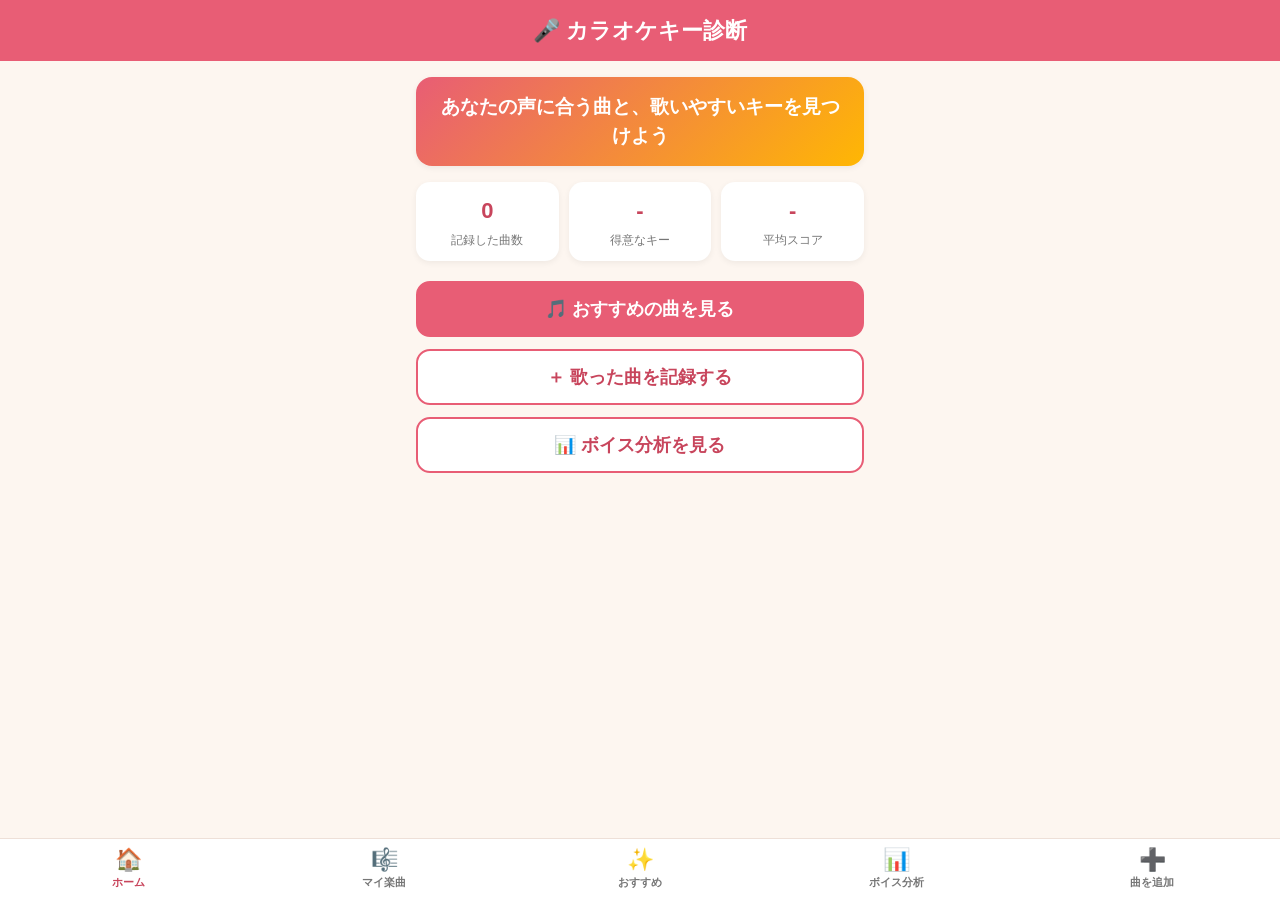
<file: index.html>
<!DOCTYPE html>
<html lang="ja">
<head>
<meta charset="UTF-8">
<meta name="viewport" content="width=device-width, initial-scale=1.0, maximum-scale=1.0">
<title>カラオケキー診断</title>
<link rel="stylesheet" href="css/style.css">
</head>
<body>

<header class="app-header">
  <h1>🎤 カラオケキー診断</h1>
</header>

<main id="view-root" class="view-root">

  <!-- ホーム -->
  <section id="view-home" class="view">
    <div class="card welcome-card">
      <p class="welcome-text">あなたの声に合う曲と、歌いやすいキーを見つけよう</p>
    </div>

    <div class="stat-grid">
      <div class="stat-box">
        <div class="stat-value" id="home-count">0</div>
        <div class="stat-label">記録した曲数</div>
      </div>
      <div class="stat-box">
        <div class="stat-value" id="home-key">-</div>
        <div class="stat-label">得意なキー</div>
      </div>
      <div class="stat-box">
        <div class="stat-value" id="home-score">-</div>
        <div class="stat-label">平均スコア</div>
      </div>
    </div>

    <div class="home-actions">
      <button class="big-btn primary" data-nav="recommend">🎵 おすすめの曲を見る</button>
      <button class="big-btn" data-nav="mysongs">＋ 歌った曲を記録する</button>
      <button class="big-btn" data-nav="profile">📊 ボイス分析を見る</button>
    </div>
  </section>

  <!-- マイ楽曲 -->
  <section id="view-mysongs" class="view hidden">
    <button id="open-add-history" class="big-btn primary sticky-add-btn">＋ 歌った曲を記録する</button>
    <div id="history-list" class="song-list"></div>
    <p id="history-empty" class="empty-msg hidden">まだ記録がありません。歌った曲を記録してみましょう！</p>
  </section>

  <!-- おすすめ -->
  <section id="view-recommend" class="view hidden">
    <input type="search" id="recommend-search" class="search-input" placeholder="🔍 曲名・アーティストで検索">
    <div class="filter-bar" id="filter-bar">
      <button class="filter-chip" data-filter="gender:male">男性曲</button>
      <button class="filter-chip" data-filter="gender:female">女性曲</button>
      <button class="filter-chip" data-filter="genre:ballad">バラード</button>
      <button class="filter-chip" data-filter="genre:rock">ロック</button>
      <button class="filter-chip" data-filter="genre:pop">ポップ</button>
      <button class="filter-chip" data-filter="era:old">昔の曲</button>
      <button class="filter-chip" data-filter="era:recent">最近の曲</button>
      <button class="filter-chip" data-filter="difficulty:easy">簡単な曲</button>
    </div>
    <p id="recommend-loading" class="empty-msg">曲データベースを読み込み中…</p>
    <div id="recommend-list" class="song-list"></div>
    <p id="recommend-empty" class="empty-msg hidden">条件に合う曲が見つかりませんでした。</p>
  </section>

  <!-- ボイス分析 -->
  <section id="view-profile" class="view hidden">
    <div class="card mic-cta-card">
      <p class="mic-cta-title">🎤 マイクで声域を測定</p>
      <p class="mic-cta-desc">実際に歌ってみて、あなたの声からおすすめ曲を選びます。</p>
      <button id="open-mic-measure" class="big-btn primary">マイクで測定する</button>
    </div>
    <div id="profile-content"></div>
  </section>

  <!-- 楽曲を追加 -->
  <section id="view-addsong" class="view hidden">
    <h2 class="section-title">新しい曲をデータベースに追加</h2>
    <form id="add-song-form" class="form">
      <label>曲名
        <input type="text" id="song-title" required>
      </label>
      <label>アーティスト
        <input type="text" id="song-artist" required>
      </label>
      <label>歌手のタイプ
        <select id="song-gender">
          <option value="male">男性</option>
          <option value="female">女性</option>
          <option value="group">グループ</option>
        </select>
      </label>
      <label>ジャンル
        <select id="song-genre">
          <option value="pop">ポップ</option>
          <option value="ballad">バラード</option>
          <option value="rock">ロック</option>
        </select>
      </label>
      <label>時代
        <select id="song-era">
          <option value="recent">最近の曲</option>
          <option value="old">昔の曲</option>
        </select>
      </label>
      <label>最低音（例: A3）
        <input type="text" id="song-lowest-note" placeholder="A3" pattern="[A-Ga-g][#b]?-?\d+" required>
      </label>
      <label>最高音（例: D5）
        <input type="text" id="song-highest-note" placeholder="D5" pattern="[A-Ga-g][#b]?-?\d+" required>
      </label>
      <label>難易度
        <select id="song-difficulty">
          <option value="easy">易しい</option>
          <option value="medium">普通</option>
          <option value="hard">難しい</option>
        </select>
      </label>
      <label>原曲キー情報（任意）
        <input type="text" id="song-original-key" placeholder="例: Em、原曲より-2など">
      </label>
      <label>JOYSOUND配信状況（任意・未確認なら不明のまま）
        <select id="song-joysound">
          <option value="">不明</option>
          <option value="true">配信中</option>
          <option value="false">配信なし</option>
        </select>
      </label>
      <button type="submit" class="big-btn primary">この曲を追加する</button>
    </form>

    <h2 class="section-title">追加した曲</h2>
    <div id="custom-song-list" class="song-list"></div>
    <p id="custom-song-empty" class="empty-msg">まだ曲を追加していません。</p>
  </section>

</main>

<!-- 履歴追加モーダル -->
<div id="history-modal" class="modal hidden">
  <div class="modal-content">
    <h2 class="section-title">歌った曲を記録する</h2>
    <form id="add-history-form" class="form">
      <label>曲をデータベースから選ぶ（任意）
        <select id="history-song-select">
          <option value="">-- 選択しない（手入力） --</option>
        </select>
      </label>
      <label>曲名
        <input type="text" id="history-title" required>
      </label>
      <label>アーティスト
        <input type="text" id="history-artist" required>
      </label>
      <label>キー調整
        <select id="history-key"></select>
      </label>
      <label>カラオケスコア（任意）
        <input type="number" id="history-score" min="0" max="100" placeholder="例: 85">
      </label>
      <label>歌いやすさ（1〜5）
        <div class="ease-select" id="history-ease">
          <button type="button" data-val="1">1</button>
          <button type="button" data-val="2">2</button>
          <button type="button" data-val="3">3</button>
          <button type="button" data-val="4">4</button>
          <button type="button" data-val="5">5</button>
        </div>
      </label>
      <label>メモ（任意）
        <textarea id="history-notes" rows="2"></textarea>
      </label>
      <div class="modal-actions">
        <button type="button" id="cancel-history" class="big-btn">キャンセル</button>
        <button type="submit" class="big-btn primary">保存する</button>
      </div>
    </form>
  </div>
</div>

<!-- マイク測定モーダル -->
<div id="mic-modal" class="modal hidden">
  <div class="modal-content">
    <h2 class="section-title">🎤 声域測定</h2>

    <div id="mic-step-intro">
      <p>楽に出せる低い声から高い声まで、自由に「あー」と伸ばしたり鼻歌を歌ったりしてください。20秒ほど続けると精度が上がります。</p>
      <p id="mic-error" class="mic-error hidden"></p>
      <div class="modal-actions">
        <button type="button" id="mic-cancel-btn" class="big-btn">閉じる</button>
        <button type="button" id="mic-start-btn" class="big-btn primary">測定を始める</button>
      </div>
    </div>

    <div id="mic-step-recording" class="hidden">
      <div class="mic-live">
        <div class="mic-live-note" id="mic-live-note">-</div>
        <div class="mic-live-sub" id="mic-live-sub">声を出してください…</div>
      </div>
      <div class="badge-row">
        <span class="badge note" id="mic-live-low">最低音: -</span>
        <span class="badge note" id="mic-live-high">最高音: -</span>
      </div>
      <button type="button" id="mic-stop-btn" class="big-btn primary">測定を終える</button>
    </div>

    <div id="mic-step-result" class="hidden">
      <p class="section-title" style="margin-top:0">測定結果</p>
      <div class="badge-row">
        <span class="badge note" id="mic-result-range">-</span>
      </div>
      <p class="song-notes">この結果をあなたの声域として保存しますか？</p>
      <div class="modal-actions">
        <button type="button" id="mic-retry-btn" class="big-btn">やり直す</button>
        <button type="button" id="mic-save-btn" class="big-btn primary">保存する</button>
      </div>
    </div>
  </div>
</div>

<nav class="bottom-nav">
  <button class="nav-btn active" data-nav="home">
    <span class="nav-icon">🏠</span><span class="nav-label">ホーム</span>
  </button>
  <button class="nav-btn" data-nav="mysongs">
    <span class="nav-icon">🎼</span><span class="nav-label">マイ楽曲</span>
  </button>
  <button class="nav-btn" data-nav="recommend">
    <span class="nav-icon">✨</span><span class="nav-label">おすすめ</span>
  </button>
  <button class="nav-btn" data-nav="profile">
    <span class="nav-icon">📊</span><span class="nav-label">ボイス分析</span>
  </button>
  <button class="nav-btn" data-nav="addsong">
    <span class="nav-icon">➕</span><span class="nav-label">曲を追加</span>
  </button>
</nav>

<script src="js/notes.js"></script>
<script src="js/pitch.js"></script>
<script src="js/db.js"></script>
<script src="js/analysis.js"></script>
<script src="js/app.js"></script>
</body>
</html>
</file>
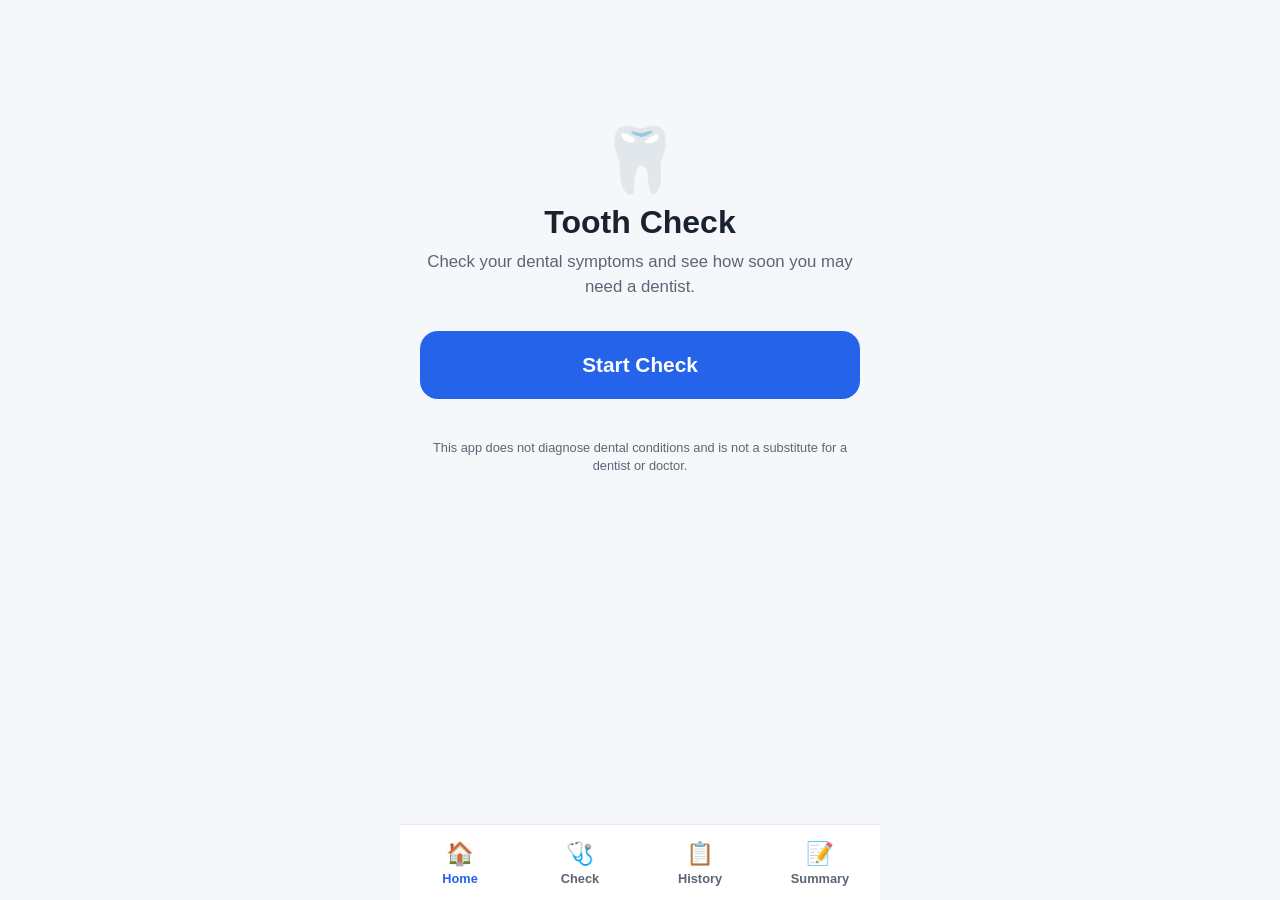
<file: tooth-check/index.html>
<!DOCTYPE html>
<html lang="en">
<head>
<meta charset="UTF-8">
<meta name="viewport" content="width=device-width, initial-scale=1.0, viewport-fit=cover">
<meta name="theme-color" content="#2563eb">
<title>Tooth Check</title>
<link rel="stylesheet" href="style.css">
</head>
<body>
  <div class="app">

    <!-- Quiz top bar (back button + progress) -->
    <header id="quiz-topbar" class="quiz-topbar hidden">
      <button id="btn-back" class="icon-btn" aria-label="Back">&larr;</button>
      <div class="progress-track">
        <div id="progress-fill" class="progress-fill"></div>
      </div>
      <span id="step-label" class="step-label"></span>
    </header>

    <main id="screens">

      <!-- HOME -->
      <section id="screen-home" class="screen">
        <div class="home-hero">
          <div class="tooth-logo">🦷</div>
          <h1>Tooth Check</h1>
          <p class="subtitle">Check your dental symptoms and see how soon you may need a dentist.</p>
          <button id="btn-start-check" class="btn-primary btn-huge">Start Check</button>
        </div>
        <p class="disclaimer">This app does not diagnose dental conditions and is not a substitute for a dentist or doctor.</p>
      </section>

      <!-- QUIZ -->
      <section id="screen-quiz" class="screen hidden">
        <div id="question-container" class="question-container"></div>
      </section>

      <!-- RESULT -->
      <section id="screen-result" class="screen hidden">
        <div id="result-content" class="result-content"></div>
      </section>

      <!-- HISTORY -->
      <section id="screen-history" class="screen hidden">
        <h1 class="screen-title">History</h1>
        <div id="trend-warning" class="trend-warning hidden"></div>
        <div id="history-list" class="history-list"></div>
      </section>

      <!-- SUMMARY -->
      <section id="screen-summary" class="screen hidden">
        <h1 class="screen-title">Dentist Summary</h1>
        <div id="summary-content" class="summary-content"></div>
      </section>

    </main>

    <nav class="bottom-nav">
      <button class="nav-btn" data-nav="home">
        <span class="nav-icon">🏠</span><span>Home</span>
      </button>
      <button class="nav-btn" data-nav="quiz">
        <span class="nav-icon">🩺</span><span>Check</span>
      </button>
      <button class="nav-btn" data-nav="history">
        <span class="nav-icon">📋</span><span>History</span>
      </button>
      <button class="nav-btn" data-nav="summary">
        <span class="nav-icon">📝</span><span>Summary</span>
      </button>
    </nav>

  </div>

  <script src="script.js"></script>
</body>
</html>
</file>
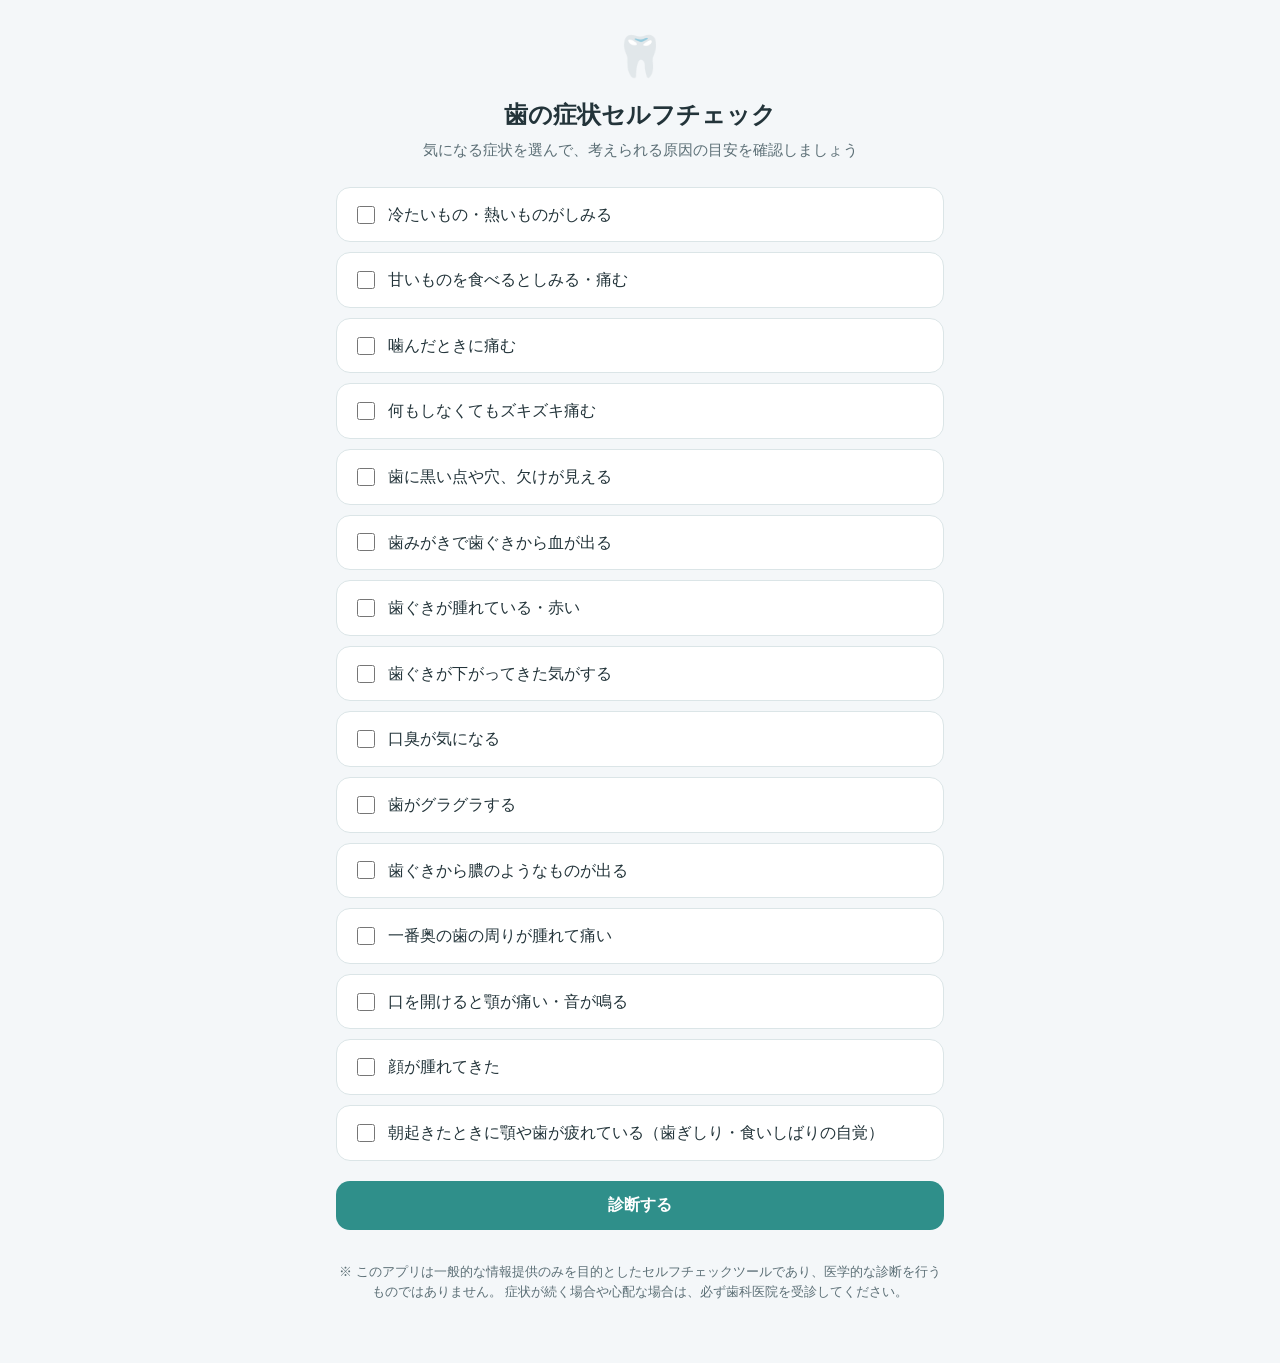
<file: tooth-diagnosis-app/index.html>
<!DOCTYPE html>
<html lang="ja">
<head>
<meta charset="UTF-8">
<meta name="viewport" content="width=device-width, initial-scale=1.0">
<title>歯の症状セルフチェック</title>
<link rel="stylesheet" href="style.css">
</head>
<body>
  <div class="app">
    <header class="app-header">
      <div class="logo">🦷</div>
      <h1>歯の症状セルフチェック</h1>
      <p class="subtitle">気になる症状を選んで、考えられる原因の目安を確認しましょう</p>
    </header>

    <main>
      <section id="screen-check" class="screen">
        <form id="symptom-form">
          <div class="symptom-grid" id="symptom-grid"></div>
          <button type="submit" class="btn-primary">診断する</button>
        </form>
      </section>

      <section id="screen-result" class="screen hidden">
        <div id="urgent-banner" class="urgent-banner hidden">
          ⚠️ 緊急性の高い症状が含まれています。できるだけ早く歯科・口腔外科を受診してください。
        </div>
        <div id="result-list"></div>
        <div class="result-actions">
          <button id="btn-retry" class="btn-secondary">もう一度チェックする</button>
        </div>
      </section>
    </main>

    <footer class="disclaimer">
      <p>
        ※ このアプリは一般的な情報提供のみを目的としたセルフチェックツールであり、医学的な診断を行うものではありません。
        症状が続く場合や心配な場合は、必ず歯科医院を受診してください。
      </p>
    </footer>
  </div>

  <script src="conditions.js"></script>
  <script src="script.js"></script>
</body>
</html>
</file>
<file: css/style.css>
* {
  box-sizing: border-box;
}

:root {
  --color-bg: #fdf6f0;
  --color-primary: #e85d75;
  --color-primary-dark: #c8455c;
  --color-text: #2d2d2d;
  --color-muted: #767676;
  --color-card: #ffffff;
  --color-border: #eee0d8;
  --color-accent: #ffb703;
}

html, body {
  margin: 0;
  padding: 0;
  background: var(--color-bg);
  color: var(--color-text);
  font-family: "Hiragino Sans", "Hiragino Kaku Gothic ProN", "Yu Gothic", "Meiryo", -apple-system, BlinkMacSystemFont, sans-serif;
  font-size: 18px;
  line-height: 1.5;
  -webkit-tap-highlight-color: transparent;
}

.app-header {
  position: sticky;
  top: 0;
  z-index: 20;
  background: var(--color-primary);
  color: #fff;
  padding: 14px 16px;
  text-align: center;
}

.app-header h1 {
  margin: 0;
  font-size: 22px;
}

.view-root {
  padding: 16px 16px 96px;
  max-width: 480px;
  margin: 0 auto;
}

.hidden {
  display: none;
}

.card {
  background: var(--color-card);
  border-radius: 16px;
  padding: 16px;
  margin-bottom: 16px;
  box-shadow: 0 2px 6px rgba(0,0,0,0.06);
}

.welcome-card {
  background: linear-gradient(135deg, var(--color-primary), var(--color-accent));
  color: #fff;
}

.welcome-text {
  margin: 0;
  font-size: 19px;
  font-weight: 600;
  text-align: center;
}

.stat-grid {
  display: grid;
  grid-template-columns: repeat(3, 1fr);
  gap: 10px;
  margin-bottom: 20px;
}

.stat-box {
  background: var(--color-card);
  border-radius: 14px;
  padding: 12px 6px;
  text-align: center;
  box-shadow: 0 2px 6px rgba(0,0,0,0.06);
}

.stat-value {
  font-size: 22px;
  font-weight: 700;
  color: var(--color-primary-dark);
}

.stat-label {
  font-size: 12px;
  color: var(--color-muted);
  margin-top: 4px;
}

.home-actions {
  display: flex;
  flex-direction: column;
  gap: 12px;
}

.big-btn {
  display: block;
  width: 100%;
  min-height: 56px;
  font-size: 18px;
  font-weight: 700;
  border-radius: 14px;
  border: 2px solid var(--color-primary);
  background: #fff;
  color: var(--color-primary-dark);
  padding: 12px 16px;
  cursor: pointer;
}

.big-btn.primary {
  background: var(--color-primary);
  color: #fff;
  border-color: var(--color-primary);
}

.big-btn:active {
  transform: scale(0.98);
}

.sticky-add-btn {
  margin-bottom: 16px;
}

.section-title {
  font-size: 19px;
  margin: 8px 0 12px;
}

.song-list {
  display: flex;
  flex-direction: column;
  gap: 14px;
}

.song-card {
  background: var(--color-card);
  border-radius: 16px;
  padding: 16px;
  box-shadow: 0 2px 6px rgba(0,0,0,0.06);
  border-left: 6px solid var(--color-primary);
}

.song-card .song-title {
  font-size: 19px;
  font-weight: 700;
  margin: 0 0 2px;
}

.song-card .song-artist {
  font-size: 15px;
  color: var(--color-muted);
  margin: 0 0 10px;
}

.badge-row {
  display: flex;
  flex-wrap: wrap;
  gap: 8px;
  margin-bottom: 10px;
}

.badge {
  display: inline-block;
  padding: 5px 10px;
  border-radius: 999px;
  font-size: 13px;
  font-weight: 700;
  background: #f4ece3;
  color: var(--color-text);
}

.badge.key {
  background: var(--color-primary);
  color: #fff;
}

.badge.match {
  background: var(--color-accent);
  color: #4a3200;
}

.badge.score {
  background: #d9ecd0;
  color: #2e5a1a;
}

.badge.ease {
  background: #d6e9f5;
  color: #1a4a5a;
}

.badge.note {
  background: #ede4f7;
  color: #4a2d6b;
}

.badge.joysound-yes {
  background: #d9ecd0;
  color: #2e5a1a;
}

.badge.joysound-no {
  background: #f4ece3;
  color: #767676;
}

.badge.joysound-unknown {
  background: #f4ece3;
  color: #767676;
}

.song-reason {
  font-size: 14px;
  color: var(--color-muted);
  margin: 6px 0 10px;
}

.song-notes {
  font-size: 14px;
  color: var(--color-text);
  background: #f8f3ee;
  border-radius: 10px;
  padding: 8px 10px;
  margin-bottom: 10px;
}

.card-actions {
  display: flex;
  gap: 10px;
}

.small-btn {
  flex: 1;
  min-height: 42px;
  font-size: 14px;
  font-weight: 700;
  border-radius: 10px;
  border: 2px solid var(--color-border);
  background: #fff;
  color: var(--color-muted);
}

.small-btn.danger {
  color: #c0392b;
  border-color: #f0d0cb;
}

.empty-msg {
  text-align: center;
  color: var(--color-muted);
  padding: 24px 8px;
  font-size: 16px;
}

/* 検索 */
.search-input {
  display: block;
  width: 100%;
  min-height: 48px;
  font-size: 16px;
  padding: 10px 14px;
  border-radius: 12px;
  border: 2px solid var(--color-border);
  background: #fff;
  margin-bottom: 12px;
  font-family: inherit;
}

/* フィルター */
.filter-bar {
  display: flex;
  flex-wrap: wrap;
  gap: 8px;
  margin-bottom: 16px;
}

.filter-chip {
  padding: 8px 14px;
  border-radius: 999px;
  border: 2px solid var(--color-primary);
  background: #fff;
  color: var(--color-primary-dark);
  font-size: 14px;
  font-weight: 700;
}

.filter-chip.active {
  background: var(--color-primary);
  color: #fff;
}

/* フォーム */
.form {
  display: flex;
  flex-direction: column;
  gap: 14px;
  margin-bottom: 20px;
}

.form label {
  display: flex;
  flex-direction: column;
  gap: 6px;
  font-size: 15px;
  font-weight: 700;
  color: var(--color-text);
}

.form input,
.form select,
.form textarea {
  font-size: 17px;
  padding: 12px;
  border-radius: 10px;
  border: 2px solid var(--color-border);
  background: #fff;
  font-family: inherit;
}

.ease-select {
  display: flex;
  gap: 8px;
}

.ease-select button {
  flex: 1;
  min-height: 48px;
  font-size: 18px;
  font-weight: 700;
  border-radius: 10px;
  border: 2px solid var(--color-border);
  background: #fff;
  color: var(--color-muted);
}

.ease-select button.selected {
  background: var(--color-primary);
  border-color: var(--color-primary);
  color: #fff;
}

/* モーダル */
.modal {
  position: fixed;
  inset: 0;
  background: rgba(0,0,0,0.45);
  z-index: 50;
  display: flex;
  align-items: flex-end;
}

.modal.hidden {
  display: none;
}

.modal-content {
  background: var(--color-bg);
  width: 100%;
  max-height: 90vh;
  overflow-y: auto;
  border-radius: 20px 20px 0 0;
  padding: 20px 16px 32px;
}

.modal-actions {
  display: flex;
  gap: 10px;
}

.modal-actions .big-btn {
  flex: 1;
}

/* マイク測定 */
.mic-cta-card {
  text-align: center;
}

.mic-cta-title {
  font-size: 18px;
  font-weight: 700;
  margin: 0 0 4px;
}

.mic-cta-desc {
  font-size: 14px;
  color: var(--color-muted);
  margin: 0 0 12px;
}

.mic-error {
  background: #fbe4e0;
  color: #a13a2a;
  border-radius: 10px;
  padding: 10px 12px;
  font-size: 14px;
}

.mic-live {
  text-align: center;
  padding: 24px 0 16px;
}

.mic-live-note {
  font-size: 56px;
  font-weight: 700;
  color: var(--color-primary-dark);
  line-height: 1;
}

.mic-live-sub {
  font-size: 14px;
  color: var(--color-muted);
  margin-top: 8px;
}

/* ボイス分析 */
.profile-card {
  background: var(--color-card);
  border-radius: 16px;
  padding: 18px;
  margin-bottom: 14px;
  box-shadow: 0 2px 6px rgba(0,0,0,0.06);
}

.profile-card .profile-label {
  font-size: 14px;
  color: var(--color-muted);
  margin-bottom: 4px;
}

.profile-card .profile-value {
  font-size: 24px;
  font-weight: 700;
  color: var(--color-primary-dark);
}

.profile-list {
  list-style: none;
  margin: 8px 0 0;
  padding: 0;
}

.profile-list li {
  padding: 8px 0;
  border-bottom: 1px solid var(--color-border);
  font-size: 15px;
}

.profile-list li:last-child {
  border-bottom: none;
}

/* 下部ナビゲーション */
.bottom-nav {
  position: fixed;
  bottom: 0;
  left: 0;
  right: 0;
  display: flex;
  background: #fff;
  border-top: 1px solid var(--color-border);
  z-index: 30;
  padding-bottom: env(safe-area-inset-bottom, 0);
}

.nav-btn {
  flex: 1;
  border: none;
  background: none;
  padding: 8px 2px 10px;
  display: flex;
  flex-direction: column;
  align-items: center;
  gap: 2px;
  color: var(--color-muted);
  min-height: 60px;
}

.nav-btn.active {
  color: var(--color-primary-dark);
}

.nav-icon {
  font-size: 22px;
}

.nav-label {
  font-size: 11px;
  font-weight: 700;
}

@media (min-width: 480px) {
  body {
    font-size: 17px;
  }
}
</file>
<file: tooth-check/style.css>
:root {
  --primary: #2563eb;
  --primary-dark: #1d4ed8;
  --text: #1a2230;
  --text-muted: #5b6675;
  --bg: #f5f7fa;
  --card-bg: #ffffff;
  --border: #e2e8f0;

  --green: #16a34a;
  --green-bg: #eafaf0;
  --yellow: #b45309;
  --yellow-bg: #fef6e7;
  --red: #dc2626;
  --red-bg: #fdecea;

  --radius-lg: 18px;
  --radius-md: 12px;
  --nav-height: 76px;
}

* {
  box-sizing: border-box;
}

html, body {
  margin: 0;
  padding: 0;
  background: var(--bg);
  color: var(--text);
  font-family: -apple-system, BlinkMacSystemFont, "Segoe UI", Roboto, Helvetica, Arial, sans-serif;
}

body {
  -webkit-tap-highlight-color: transparent;
}

.app {
  max-width: 480px;
  margin: 0 auto;
  min-height: 100vh;
  display: flex;
  flex-direction: column;
  position: relative;
  padding-bottom: calc(var(--nav-height) + env(safe-area-inset-bottom));
}

#screens {
  flex: 1;
  padding: 20px 20px 32px;
}

.screen.hidden {
  display: none;
}

/* ---------- Home ---------- */

.home-hero {
  text-align: center;
  padding-top: 12vh;
}

.tooth-logo {
  font-size: 64px;
  line-height: 1;
}

.home-hero h1 {
  font-size: 2rem;
  margin: 12px 0 8px;
}

.subtitle {
  font-size: 1.05rem;
  color: var(--text-muted);
  margin: 0 0 32px;
  line-height: 1.5;
}

.disclaimer {
  font-size: 0.8rem;
  color: var(--text-muted);
  text-align: center;
  margin-top: 40px;
  line-height: 1.4;
}

/* ---------- Buttons ---------- */

.btn-primary {
  display: block;
  width: 100%;
  background: var(--primary);
  color: #fff;
  border: none;
  border-radius: var(--radius-lg);
  font-size: 1.15rem;
  font-weight: 700;
  padding: 18px;
  cursor: pointer;
}

.btn-primary:active {
  background: var(--primary-dark);
}

.btn-huge {
  font-size: 1.3rem;
  padding: 22px;
}

.btn-secondary {
  display: block;
  width: 100%;
  background: #fff;
  color: var(--primary);
  border: 2px solid var(--primary);
  border-radius: var(--radius-lg);
  font-size: 1.05rem;
  font-weight: 700;
  padding: 16px;
  cursor: pointer;
  margin-top: 12px;
}

.btn-secondary:active {
  background: #eef4ff;
}

/* ---------- Quiz top bar ---------- */

.quiz-topbar {
  display: flex;
  align-items: center;
  gap: 12px;
  padding: 14px 16px 6px;
  max-width: 480px;
  margin: 0 auto;
  width: 100%;
}

.quiz-topbar.hidden {
  display: none;
}

.icon-btn {
  background: none;
  border: none;
  font-size: 1.4rem;
  color: var(--text);
  cursor: pointer;
  padding: 4px 8px;
  line-height: 1;
}

.progress-track {
  flex: 1;
  height: 8px;
  background: var(--border);
  border-radius: 4px;
  overflow: hidden;
}

.progress-fill {
  height: 100%;
  width: 0%;
  background: var(--primary);
  transition: width 0.2s ease;
}

.step-label {
  font-size: 0.8rem;
  color: var(--text-muted);
  white-space: nowrap;
}

/* ---------- Question ---------- */

.question-title {
  font-size: 1.4rem;
  margin: 12px 0 4px;
  line-height: 1.3;
}

.question-subtitle {
  color: var(--text-muted);
  margin: 0 0 20px;
  font-size: 0.95rem;
}

.option-list {
  display: flex;
  flex-direction: column;
  gap: 12px;
  margin-top: 20px;
}

.option-btn {
  display: flex;
  align-items: center;
  justify-content: space-between;
  width: 100%;
  min-height: 60px;
  padding: 16px 18px;
  font-size: 1.08rem;
  font-weight: 600;
  color: var(--text);
  background: var(--card-bg);
  border: 2px solid var(--border);
  border-radius: var(--radius-md);
  cursor: pointer;
  text-align: left;
}

.option-btn:active {
  transform: scale(0.98);
}

.option-btn.selected {
  border-color: var(--primary);
  background: #eef4ff;
  color: var(--primary-dark);
}

.option-check {
  font-size: 1.2rem;
  color: var(--primary);
  visibility: hidden;
}

.option-btn.selected .option-check {
  visibility: visible;
}

.yesno-list {
  display: flex;
  gap: 14px;
  margin-top: 24px;
}

.yesno-btn {
  flex: 1;
  min-height: 90px;
  font-size: 1.3rem;
  font-weight: 800;
  border-radius: var(--radius-lg);
  border: 2px solid var(--border);
  background: var(--card-bg);
  cursor: pointer;
}

.yesno-btn.yes-btn:active,
.yesno-btn.yes-btn.selected {
  border-color: var(--red);
  background: var(--red-bg);
  color: var(--red);
}

.yesno-btn.no-btn:active,
.yesno-btn.no-btn.selected {
  border-color: var(--green);
  background: var(--green-bg);
  color: var(--green);
}

/* Slider */

.slider-wrap {
  margin-top: 32px;
  text-align: center;
}

.slider-value {
  font-size: 3.4rem;
  font-weight: 800;
  color: var(--primary);
  margin-bottom: 4px;
}

.slider-scale-label {
  color: var(--text-muted);
  margin-bottom: 24px;
}

input[type="range"] {
  width: 100%;
  height: 48px;
  accent-color: var(--primary);
}

.slider-endpoints {
  display: flex;
  justify-content: space-between;
  color: var(--text-muted);
  font-size: 0.85rem;
  margin-top: 4px;
}

.next-btn-wrap {
  margin-top: 32px;
}

/* ---------- Result ---------- */

.result-badge {
  display: inline-block;
  padding: 8px 16px;
  border-radius: 999px;
  font-weight: 800;
  font-size: 1rem;
  margin-bottom: 16px;
}

.result-badge.green {
  background: var(--green-bg);
  color: var(--green);
}

.result-badge.yellow {
  background: var(--yellow-bg);
  color: var(--yellow);
}

.result-badge.red {
  background: var(--red-bg);
  color: var(--red);
}

.result-icon {
  font-size: 3rem;
  margin-bottom: 8px;
}

.result-title {
  font-size: 1.6rem;
  margin: 0 0 12px;
}

.result-message {
  font-size: 1.05rem;
  line-height: 1.55;
  color: var(--text);
  margin-bottom: 16px;
}

.result-urgent {
  background: var(--red-bg);
  color: var(--red);
  border: 2px solid var(--red);
  border-radius: var(--radius-md);
  padding: 14px 16px;
  font-weight: 800;
  font-size: 1.05rem;
  margin-bottom: 20px;
}

.result-disclaimer {
  font-size: 0.82rem;
  color: var(--text-muted);
  margin: 20px 0;
  line-height: 1.4;
}

.result-actions {
  margin-top: 12px;
}

/* ---------- History ---------- */

.screen-title {
  font-size: 1.6rem;
  margin: 4px 0 16px;
}

.trend-warning {
  background: var(--yellow-bg);
  color: var(--yellow);
  border: 2px solid var(--yellow);
  border-radius: var(--radius-md);
  padding: 14px 16px;
  font-weight: 700;
  margin-bottom: 16px;
}

.trend-warning.hidden {
  display: none;
}

.history-list {
  display: flex;
  flex-direction: column;
  gap: 12px;
}

.history-empty {
  color: var(--text-muted);
  text-align: center;
  padding: 40px 0;
}

.history-card {
  background: var(--card-bg);
  border: 1px solid var(--border);
  border-radius: var(--radius-md);
  padding: 16px;
}

.history-card-top {
  display: flex;
  justify-content: space-between;
  align-items: center;
  margin-bottom: 8px;
}

.history-date {
  font-weight: 700;
}

.history-result-dot {
  display: inline-flex;
  align-items: center;
  gap: 6px;
  font-size: 0.85rem;
  font-weight: 700;
  padding: 4px 10px;
  border-radius: 999px;
}

.history-result-dot.green { background: var(--green-bg); color: var(--green); }
.history-result-dot.yellow { background: var(--yellow-bg); color: var(--yellow); }
.history-result-dot.red { background: var(--red-bg); color: var(--red); }

.history-card-body {
  color: var(--text-muted);
  font-size: 0.95rem;
  line-height: 1.5;
}

.history-clear {
  margin-top: 24px;
  text-align: center;
}

.link-btn {
  background: none;
  border: none;
  color: var(--text-muted);
  text-decoration: underline;
  font-size: 0.9rem;
  cursor: pointer;
}

/* ---------- Summary ---------- */

.summary-empty {
  color: var(--text-muted);
  text-align: center;
  padding: 40px 0;
}

.summary-box {
  background: var(--card-bg);
  border: 1px solid var(--border);
  border-radius: var(--radius-md);
  padding: 18px;
  font-family: ui-monospace, SFMono-Regular, Menlo, Consolas, monospace;
  font-size: 0.95rem;
  white-space: pre-wrap;
  line-height: 1.6;
  margin-bottom: 16px;
}

.summary-actions {
  display: flex;
  flex-direction: column;
  gap: 12px;
}

.copy-feedback {
  text-align: center;
  color: var(--green);
  font-weight: 700;
  margin-top: 10px;
  min-height: 1.2em;
}

/* ---------- Bottom nav ---------- */

.bottom-nav {
  position: fixed;
  bottom: 0;
  left: 50%;
  transform: translateX(-50%);
  width: 100%;
  max-width: 480px;
  height: var(--nav-height);
  background: #fff;
  border-top: 1px solid var(--border);
  display: flex;
  padding-bottom: env(safe-area-inset-bottom);
}

.nav-btn {
  flex: 1;
  border: none;
  background: none;
  display: flex;
  flex-direction: column;
  align-items: center;
  justify-content: center;
  gap: 4px;
  font-size: 0.8rem;
  font-weight: 600;
  color: var(--text-muted);
  cursor: pointer;
}

.nav-btn.active {
  color: var(--primary);
}

.nav-icon {
  font-size: 1.4rem;
}
</file>
<file: tooth-diagnosis-app/style.css>
:root {
  --bg: #f4f7f9;
  --card-bg: #ffffff;
  --primary: #2f8f8a;
  --primary-dark: #22706c;
  --text: #23343a;
  --text-muted: #5c6f76;
  --border: #dbe5e7;
  --urgent-bg: #fdecea;
  --urgent-border: #e57373;
  --urgent-text: #8a2c22;
  --radius: 14px;
}

* {
  box-sizing: border-box;
}

body {
  margin: 0;
  font-family: "Hiragino Kaku Gothic ProN", "Yu Gothic", "Segoe UI", sans-serif;
  background: var(--bg);
  color: var(--text);
  line-height: 1.6;
}

.app {
  max-width: 640px;
  margin: 0 auto;
  padding: 24px 16px 48px;
}

.app-header {
  text-align: center;
  margin-bottom: 24px;
}

.logo {
  font-size: 40px;
}

.app-header h1 {
  margin: 8px 0 4px;
  font-size: 1.5rem;
}

.subtitle {
  color: var(--text-muted);
  margin: 0;
  font-size: 0.95rem;
}

.symptom-grid {
  display: grid;
  grid-template-columns: 1fr;
  gap: 10px;
  margin-bottom: 20px;
}

.symptom-card {
  display: flex;
  align-items: center;
  gap: 10px;
  background: var(--card-bg);
  border: 1px solid var(--border);
  border-radius: var(--radius);
  padding: 14px 16px;
  cursor: pointer;
  transition: border-color 0.15s ease, box-shadow 0.15s ease;
}

.symptom-card:has(input:checked) {
  border-color: var(--primary);
  box-shadow: 0 0 0 2px rgba(47, 143, 138, 0.15);
}

.symptom-card input {
  width: 18px;
  height: 18px;
  accent-color: var(--primary);
  flex-shrink: 0;
}

.btn-primary,
.btn-secondary {
  display: block;
  width: 100%;
  padding: 14px;
  font-size: 1rem;
  font-weight: 600;
  border-radius: var(--radius);
  border: none;
  cursor: pointer;
}

.btn-primary {
  background: var(--primary);
  color: #fff;
}

.btn-primary:hover {
  background: var(--primary-dark);
}

.btn-secondary {
  background: var(--card-bg);
  color: var(--primary-dark);
  border: 1px solid var(--border);
  margin-top: 16px;
}

.screen.hidden {
  display: none;
}

.urgent-banner {
  background: var(--urgent-bg);
  border: 1px solid var(--urgent-border);
  color: var(--urgent-text);
  padding: 14px 16px;
  border-radius: var(--radius);
  font-weight: 600;
  margin-bottom: 16px;
}

.urgent-banner.hidden {
  display: none;
}

.result-card {
  background: var(--card-bg);
  border: 1px solid var(--border);
  border-radius: var(--radius);
  padding: 18px;
  margin-bottom: 14px;
}

.result-card h3 {
  margin: 0 0 8px;
  color: var(--primary-dark);
}

.result-card.result-urgent {
  border-color: var(--urgent-border);
}

.result-card.result-urgent h3 {
  color: var(--urgent-text);
}

.result-desc {
  margin: 0 0 10px;
  color: var(--text-muted);
}

.result-advice {
  margin: 0;
}

.result-empty {
  text-align: center;
  color: var(--text-muted);
}

.disclaimer {
  margin-top: 32px;
  font-size: 0.8rem;
  color: var(--text-muted);
  text-align: center;
}
</file>
